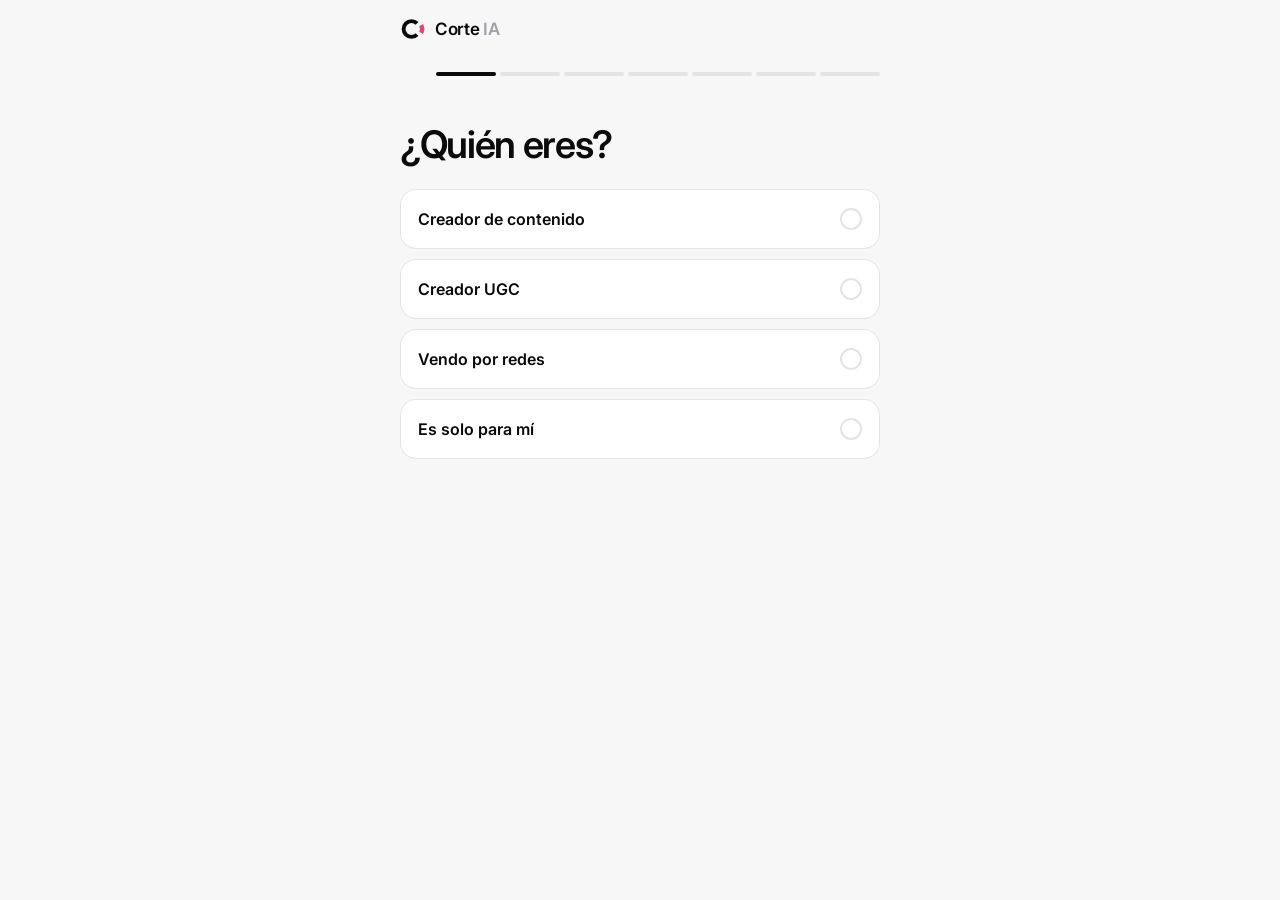
<file: empezar/index.html>
<!doctype html>
<html lang="es">
<head>
<meta charset="utf-8">
<meta name="viewport" content="width=device-width,initial-scale=1,viewport-fit=cover">
<title>Empieza · Corte IA</title>
<meta name="description" content="Calcula cuánto tiempo pasas editando y elige tu plan de Corte IA.">
<meta name="robots" content="noindex">
<meta name="theme-color" content="#F7F7F8">
<link rel="icon" href="/img/favicon.svg" type="image/svg+xml">
<link rel="icon" href="/img/icon.png">
<link rel="apple-touch-icon" href="/img/icon.png">
<link rel="preconnect" href="https://fonts.googleapis.com">
<link rel="preconnect" href="https://fonts.gstatic.com" crossorigin>
<link href="https://fonts.googleapis.com/css2?family=Inter:wght@400;500;600;700&display=swap" rel="stylesheet">
<link rel="stylesheet" href="/style.css">
<script src="/launch.js"></script>
<script src="/analytics.js"></script>
</head>
<body class="fn-body">
<svg width="0" height="0" style="position:absolute" aria-hidden="true">
  <symbol id="mark" viewBox="12 7 86 86"><path d="M72.98 27.02A32.5 32.5 0 1 0 72.98 72.98L63.79 63.79A19.5 19.5 0 1 1 63.79 36.21Z" fill="currentColor"/><path d="M88.15 33.75A32.5 32.5 0 0 1 88.15 66.25L75.56 58.98A18 18 0 0 0 75.56 41.02Z" fill="#E0457B"/></symbol>
</svg>

<div class="fn">
  <header class="fn-top">
    <a class="brand" href="/" aria-label="Corte IA, inicio"><svg class="mark" width="26" height="26" aria-hidden="true"><use href="#mark"/></svg><span>Corte <span class="ia">IA</span></span></a>
    <div class="fn-progress">
      <button type="button" class="fn-back" id="back" aria-label="Volver"><svg width="18" height="18" viewBox="0 0 24 24" fill="none" stroke="currentColor" stroke-width="2.4" stroke-linecap="round" stroke-linejoin="round" aria-hidden="true"><path d="m15 5-7 7 7 7"/></svg></button>
      <div class="fn-bars" id="bars" role="progressbar" aria-label="Progreso" aria-valuemin="1"></div>
    </div>
  </header>

  <main class="fn-main" id="main">
    <section class="fn-step" data-step="quien">
      <h1 tabindex="-1">¿Quién eres?</h1>
      <div class="fn-opts" role="group" aria-label="Quién eres">
        <button type="button" class="fn-opt" data-a="quien" data-v="creador">Creador de contenido</button>
        <button type="button" class="fn-opt" data-a="quien" data-v="ugc">Creador UGC</button>
        <button type="button" class="fn-opt" data-a="quien" data-v="negocio">Vendo por redes</button>
        <button type="button" class="fn-opt" data-a="quien" data-v="personal">Es solo para mí</button>
      </div>
    </section>

    <section class="fn-step" data-step="meta" hidden>
      <h1 tabindex="-1">¿Qué quieres lograr?</h1>
      <div class="fn-opts" role="group" aria-label="Qué quieres lograr">
        <button type="button" class="fn-opt" data-a="meta" data-v="publicar">Publicar más videos</button>
        <button type="button" class="fn-opt" data-a="meta" data-v="tiempo">Ahorrar tiempo</button>
        <button type="button" class="fn-opt" data-a="meta" data-v="libertad">Tener más libertad</button>
        <button type="button" class="fn-opt" data-a="meta" data-v="editor">Dejar de pagar un editor</button>
      </div>
    </section>

    <section class="fn-step" data-step="videos" hidden>
      <h1 tabindex="-1">¿Cuántos videos publicas?</h1>
      <div class="fn-slider card">
        <p class="fn-num"><b id="videos-v">4</b> <span id="videos-u">a la semana</span></p>
        <input type="range" id="videos" min="0" max="11" step="1" aria-label="Videos a la semana">
        <div class="fn-ends"><span>1 a la semana</span><span>10 o más al día</span></div>
      </div>
    </section>

    <section class="fn-step" data-step="minutos" hidden>
      <h1 tabindex="-1">¿Cuánto tardas editando?</h1>
      <div class="fn-slider card">
        <p class="fn-num"><b id="minutos-v">20</b> <span id="minutos-u">minutos por video</span></p>
        <input type="range" id="minutos" min="0" max="10" step="1" aria-label="Minutos de edición por video">
        <div class="fn-ends"><span>5 minutos</span><span>4 horas</span></div>
      </div>
    </section>

    <section class="fn-step" data-step="resultado" hidden>
      <h1 tabindex="-1">Pasas <span id="r-dia"></span> al día editando.</h1>
      <p class="fn-sub" id="r-base"></p>
      <div class="fn-result card">
        <span class="k">Al mes</span>
        <p><b id="r-mes"></b> <span>editando a mano</span></p>
      </div>
      <details class="fn-how">
        <summary>Cómo lo calculamos</summary>
        <p id="r-how"></p>
      </details>
    </section>

    <section class="fn-step" data-step="suma" hidden>
      <h1 tabindex="-1">Todo eso <span class="t">se acumula.</span></h1>
      <div class="fn-chart" id="chart"></div>
      <p class="fn-sub" id="r-year"></p>
    </section>

    <section class="fn-step fn-plans-step" data-step="planes" hidden>
      <h1 tabindex="-1">Elige tu plan</h1>
      <div class="seg-ctl small fn-period" role="group" aria-label="Periodo">
        <button type="button" data-period="m" aria-pressed="true">Mensual</button>
        <button type="button" data-period="y" aria-pressed="false">Anual <span class="save">Ahorra 33%</span></button>
      </div>
      <div class="plans" role="radiogroup" aria-label="Plan">
        <button type="button" class="plan" role="radio" data-plan="starter" aria-checked="false">
          <span class="radio"></span><span><span class="nm">Starter</span><br><span class="ed">100 ediciones al mes</span></span>
          <span class="pr"><span data-m="19.99" data-y="159.99">$19.99</span> <small class="per">/mes</small></span>
        </button>
        <button type="button" class="plan" role="radio" data-plan="pro" aria-checked="true">
          <span class="rec">Recomendado</span>
          <span class="radio"></span><span><span class="nm">Pro</span><br><span class="ed">300 ediciones al mes</span></span>
          <span class="pr"><span data-m="49.99" data-y="399.99">$49.99</span> <small class="per">/mes</small></span>
        </button>
        <button type="button" class="plan" role="radio" data-plan="ultimate" aria-checked="false">
          <span class="radio"></span><span><span class="nm">Ultimate</span><br><span class="ed">Ediciones ilimitadas</span></span>
          <span class="pr"><span data-m="89.99" data-y="719.99">$89.99</span> <small class="per">/mes</small></span>
        </button>
      </div>

      <details class="fn-code" id="code-box">
        <summary>¿Tienes un código?</summary>
        <label for="code">Código de creador o descuento</label>
        <div class="fn-code-row">
          <input id="code" autocomplete="off" autocapitalize="characters" spellcheck="false" maxlength="24" placeholder="TUCODIGO">
          <button type="button" id="code-go">Aplicar</button>
        </div>
        <p class="fn-code-msg" id="code-msg" role="status"></p>
      </details>

      <div class="incl">
        <p class="incl-h" id="incl-h">Pro incluye</p>
        <ul>
          <li><svg viewBox="0 0 24 24" fill="none" stroke="currentColor" stroke-width="3" stroke-linecap="round"><path d="m5 12 5 5 9-10"/></svg><span id="edits">300 ediciones con IA al mes</span></li>
          <li><svg viewBox="0 0 24 24" fill="none" stroke="currentColor" stroke-width="3" stroke-linecap="round"><path d="m5 12 5 5 9-10"/></svg>Cámara, editor manual y exportación</li>
          <li data-x="overlap"><svg viewBox="0 0 24 24" fill="none" stroke="currentColor" stroke-width="3" stroke-linecap="round"><path d="m5 12 5 5 9-10"/></svg>Audio superpuesto</li>
          <li data-x="batch"><svg viewBox="0 0 24 24" fill="none" stroke="currentColor" stroke-width="3" stroke-linecap="round"><path d="m5 12 5 5 9-10"/></svg>Ediciones en lote</li>
        </ul>
      </div>
      <p class="terms">Corte IA es para iPhone. Requiere iOS 17 o posterior. Una prueba gratis por persona. Se renueva automáticamente hasta que canceles escribiendo a <a href="mailto:soporte@usacorteia.com">soporte@usacorteia.com</a>. Precios en USD.<br><a href="/terminos/">Términos</a> · <a href="/privacidad/">Privacidad</a></p>
    </section>
  </main>

  <footer class="fn-foot" id="foot">
    <p class="terms" id="pay-terms" hidden></p>
    <button type="button" class="btn block" id="next">Siguiente</button>
  </footer>
</div>

<dialog id="checkout" class="ck" aria-labelledby="ck-h">
  <form method="dialog" id="ck-form" novalidate>
    <button type="button" class="ck-x" id="ck-close" aria-label="Cerrar">×</button>
    <h3 id="ck-h">Tu correo</h3>
    <p class="muted" id="ck-sub"></p>
    <label class="ck-field">Correo electrónico
      <input type="email" id="ck-email" name="email" autocomplete="email" inputmode="email" placeholder="tu@correo.com" required maxlength="200">
    </label>
    <p class="ck-err" id="ck-err" role="alert" hidden></p>
    <button class="btn" type="submit" id="ck-go">Continuar al pago</button>
    <p class="terms">Pagas con tarjeta en Stripe, de forma segura. Al continuar aceptas los <a href="/terminos/">Términos</a>.</p>
  </form>
</dialog>

<script>
(() => {
  const $ = (s, r = document) => r.querySelector(s), $$ = (s, r = document) => [...r.querySelectorAll(s)];
  const CHECKOUT = "https://mxhuhxxqdzuzfbypngqp.supabase.co/functions/v1/web-checkout";
  const STEPS = ["quien", "meta", "videos", "minutos", "resultado", "suma", "planes"];
  const VIDEOS = [1, 2, 3, 4, 5, 7, 10, 14, 21, 28, 42, 70];
  const MINUTES = [5, 10, 15, 20, 30, 45, 60, 90, 120, 180, 240];
  const PLANS = {
    starter: {name: "Starter", edits: "100 ediciones con IA al mes", overlap: false, batch: false, trial: false},
    pro: {name: "Pro", edits: "300 ediciones con IA al mes", overlap: true, batch: true, trial: true},
    ultimate: {name: "Ultimate", edits: "Ediciones con IA ilimitadas", overlap: true, batch: true, trial: false}
  };
  const ERR = {
    email: "Revisa tu correo, parece que tiene un error.",
    already_subscribed: "Este correo ya tiene un plan activo. Entra a la app con él para usarlo.",
    default: "No pudimos abrir el pago. Inténtalo de nuevo en un momento."
  };

  const saved = (() => { try { return JSON.parse(sessionStorage.getItem("ci_funnel") || "{}"); } catch { return {}; } })();
  const a = {quien: "", meta: "", videos: 3, minutos: 3, plan: "", period: "m", ...saved};
  const save = () => { try { sessionStorage.setItem("ci_funnel", JSON.stringify(a)); } catch { /* sin almacenamiento */ } };
  const startAt = new URLSearchParams(location.search).get("paso") === "planes" && a.minutos != null ? 6 : 0;
  let step = startAt;

  const still = matchMedia("(prefers-reduced-motion: reduce)").matches;
  const weekly = () => VIDEOS[a.videos] * MINUTES[a.minutos];
  const time = min => {
    if (min < 60) return Math.max(1, Math.round(min)) + " min";
    const h = min / 60;
    return (h < 10 ? Math.round(h * 10) / 10 : Math.round(h).toLocaleString("en-US")) + " h";
  };
  const hours = min => {
    const h = min / 60;
    const n = h < 10 ? Math.round(h * 10) / 10 : Math.round(h).toLocaleString("en-US");
    return n + (n === 1 ? " hora" : " horas");
  };
  const defaultPlan = () => VIDEOS[a.videos] * 52 / 12 > 300 ? "ultimate" : "pro";
  const answers = () => ({quien: a.quien, meta: a.meta, videos_semana: VIDEOS[a.videos], minutos_video: MINUTES[a.minutos]});

  $("#bars").setAttribute("aria-valuemax", STEPS.length);
  $("#bars").innerHTML = STEPS.map(() => "<i></i>").join("");

  function chart() {
    const w = weekly(), vals = [w / 7, w, w * 52 / 12, w * 52], names = ["Día", "Semana", "Mes", "Año"];
    const W = 340, H = 220, base = 170, top = 34, xs = [24, 120, 216, 312];
    const ys = vals.map(v => base - (base - top) * Math.pow(v / vals[3], .6));
    let d = `M${xs[0]} ${ys[0].toFixed(1)}`;
    for (let i = 1; i < 4; i++) { const m = (xs[i - 1] + xs[i]) / 2; d += ` C${m} ${ys[i - 1].toFixed(1)} ${m} ${ys[i].toFixed(1)} ${xs[i]} ${ys[i].toFixed(1)}`; }
    $("#chart").innerHTML = `<svg viewBox="0 0 ${W} ${H}" role="img" aria-label="Tiempo editando: ${vals.map((v, i) => names[i] + " " + time(v)).join(", ")}">
      <line x1="8" x2="${W - 8}" y1="${base}" y2="${base}" class="ax"/>
      <path d="${d} L${xs[3]} ${base} L${xs[0]} ${base} Z" class="area"/>
      <path d="${d}" class="ln" pathLength="1"/>
      ${vals.map((v, i) => `<circle cx="${xs[i]}" cy="${ys[i].toFixed(1)}" r="5" class="pt"/>
        <text x="${xs[i]}" y="${(ys[i] - 13).toFixed(1)}" text-anchor="${i === 3 ? "end" : "middle"}" class="val">${time(v)}</text>
        <text x="${xs[i]}" y="${base + 24}" text-anchor="${i === 3 ? "end" : "middle"}" class="nm">${names[i]}</text>`).join("")}
    </svg>`;
  }

  function sliders() {
    const v = VIDEOS[a.videos], m = MINUTES[a.minutos];
    $("#videos").value = a.videos; $("#minutos").value = a.minutos;
    const perDay = v >= 14;
    $("#videos-v").textContent = v === 70 ? "10+" : perDay ? v / 7 : v;
    $("#videos-u").textContent = perDay ? "al día" : "a la semana";
    $("#minutos-v").textContent = m >= 60 ? (m / 60) : m;
    $("#minutos-u").textContent = (m >= 60 ? (m === 60 ? "hora" : "horas") : "minutos") + " por video";
    [$("#videos"), $("#minutos")].forEach(el => el.style.setProperty("--p", (el.value / el.max * 100) + "%"));
  }

  function results() {
    const w = weekly(), v = VIDEOS[a.videos], m = MINUTES[a.minutos];
    const freq = v >= 14 ? `${v === 70 ? "10 o más" : v / 7} al día` : `${v} a la semana`;
    $("#r-dia").textContent = time(w / 7);
    $("#r-base").textContent = `Publicando ${freq} y editando ${time(m)} por video.`;
    $("#r-mes").textContent = hours(w * 52 / 12);
    $("#r-how").textContent = `${v} videos a la semana × ${m} minutos por video, durante 52 semanas al año.`;
    $("#r-year").textContent = `Son ${hours(w * 52)} al año editando a mano.`;
  }

  function plans() {
    if (!a.plan) a.plan = defaultPlan();
    const p = PLANS[a.plan], y = a.period === "y";
    $$(".plan").forEach(b => b.setAttribute("aria-checked", b.dataset.plan === a.plan));
    $$("[data-period]").forEach(b => b.setAttribute("aria-pressed", b.dataset.period === a.period));
    $$(".plan .pr > span").forEach(s => s.textContent = "$" + s.dataset[a.period]);
    $$(".plan .per").forEach(s => s.textContent = y ? "/año" : "/mes");
    $("#incl-h").textContent = p.name + " incluye";
    $("#edits").textContent = p.edits;
    $$(".incl li[data-x]").forEach(li => li.classList.toggle("off", !p[li.dataset.x]));
    const price = $(`.plan[data-plan="${a.plan}"] .pr > span`).dataset[a.period];
    const when = new Date(Date.now() + 3 * 864e5).toLocaleDateString("es", {day: "numeric", month: "long"});
    $("#pay-terms").innerHTML = p.trial
      ? `<b>$0 hoy.</b> Luego $${price} ${y ? "al año" : "al mes"} desde el ${when} si no cancelas.`
      : `$${price} ${y ? "al año" : "al mes"}. Se renueva automáticamente.`;
  }

  function cta() {
    const n = $("#next"), s = STEPS[step];
    const choice = s === "quien" || s === "meta";
    $("#foot").classList.toggle("hide", choice);
    $("#pay-terms").hidden = s !== "planes";
    n.disabled = false;
    if (s === "resultado") n.textContent = "Ver mi año";
    else if (s === "suma") n.textContent = "Elegir mi plan";
    else if (s === "planes") {
      if (!window.APP_RELEASED) { n.textContent = "Muy pronto en App Store"; n.disabled = true; }
      else n.textContent = PLANS[a.plan].trial ? "Empezar 3 días gratis" : "Continuar con " + PLANS[a.plan].name;
    } else n.textContent = "Siguiente";
  }

  function show(i, push = true) {
    step = Math.max(0, Math.min(STEPS.length - 1, i));
    const s = STEPS[step];
    $$(".fn-step").forEach(el => { el.hidden = el.dataset.step !== s; });
    $$("#bars i").forEach((b, k) => b.classList.toggle("on", k <= step));
    $("#bars").setAttribute("aria-valuenow", step + 1);
    $("#back").style.visibility = step ? "visible" : "hidden";
    $$(".fn-opt").forEach(b => b.setAttribute("aria-pressed", a[b.dataset.a] === b.dataset.v));
    sliders();
    if (s === "resultado" || s === "suma") results();
    if (s === "suma") chart();
    if (s === "planes") plans();
    cta();
    scrollTo(0, 0);
    $(`.fn-step[data-step="${s}"] h1`).focus({preventScroll: true});
    if (push) history.pushState({step}, "");
    CI.track("web_funnel_step", {step: s, step_index: step + 1, ...answers()});
    if (s === "planes") CI.track("web_paywall_view", {default_plan: a.plan, ...answers()});
    save();
  }

  $$(".fn-opt").forEach(b => b.addEventListener("click", () => {
    a[b.dataset.a] = b.dataset.v;
    $$(`.fn-opt[data-a="${b.dataset.a}"]`).forEach(o => o.setAttribute("aria-pressed", o === b));
    save();
    setTimeout(() => show(step + 1), still ? 0 : 220);
  }));
  ["videos", "minutos"].forEach(k => $("#" + k).addEventListener("input", e => {
    a[k] = +e.target.value;
    a.plan = "";
    sliders();
    save();
  }));
  $("#back").addEventListener("click", () => history.back());
  addEventListener("popstate", e => show(e.state && Number.isInteger(e.state.step) ? e.state.step : 0, false));

  $$(".plan").forEach(b => b.addEventListener("click", () => {
    a.plan = b.dataset.plan; plans(); cta(); save();
    CI.track("web_plan_selected", {plan: a.plan, period: a.period});
  }));
  $$("[data-period]").forEach(b => b.addEventListener("click", () => {
    a.period = b.dataset.period; plans(); cta(); save();
    CI.track("web_period_selected", {plan: a.plan, period: a.period});
  }));

  // Código de creador: viene en ?ref= o se escribe aquí. Stripe decide si además trae descuento.
  const known = CI.ref();
  if (known) { $("#code").value = known; $("#code-box").open = true; $("#code-msg").textContent = `Código ${known} guardado. Si trae descuento, lo verás al pagar.`; }
  function applyCode() {
    const c = CI.setRef($("#code").value);
    $("#code").value = c;
    $("#code-msg").textContent = c ? `Código ${c} guardado. Si trae descuento, lo verás al pagar.` : "Escribe un código válido.";
    if (c) CI.track("web_code_applied");
  }
  $("#code-go").addEventListener("click", applyCode);
  $("#code").addEventListener("keydown", e => { if (e.key === "Enter") { e.preventDefault(); applyCode(); } });

  const dlg = $("#checkout"), form = $("#ck-form"), email = $("#ck-email"), err = $("#ck-err"), go = $("#ck-go");
  $("#next").addEventListener("click", () => {
    if (STEPS[step] !== "planes") return show(step + 1);
    if (!window.APP_RELEASED) return;
    err.hidden = true;
    $("#ck-sub").textContent = `Plan ${PLANS[a.plan].name} ${a.period === "m" ? "mensual" : "anual"}. Con este correo vas a entrar a la app; ahí se activa tu plan.`;
    CI.track("web_checkout_open", {plan: a.plan, period: a.period});
    dlg.showModal();
    email.focus();
  });
  $("#ck-close").addEventListener("click", () => dlg.close());
  dlg.addEventListener("click", e => { if (e.target === dlg) dlg.close(); });
  form.addEventListener("submit", async e => {
    e.preventDefault();
    if (!window.APP_RELEASED) return;
    const value = email.value.trim();
    if (!/^[^\s@]+@[^\s@]+\.[^\s@]{2,}$/.test(value)) { err.textContent = ERR.email; err.hidden = false; return; }
    go.disabled = true; go.textContent = "Abriendo el pago…"; err.hidden = true;
    try {
      const r = await fetch(CHECKOUT, {method: "POST", headers: {"content-type": "application/json"},
        body: JSON.stringify({plan: a.plan, period: a.period === "m" ? "monthly" : "yearly", email: value, ref: CI.ref(), anon_id: CI.id(), from: "empezar"})});
      const j = await r.json().catch(() => ({}));
      if (r.ok && j.url) { CI.track("web_checkout_redirect", {plan: a.plan, period: a.period}); location.href = j.url; return; }
      CI.track("web_checkout_error", {code: ERR[j.error] ? j.error : "default"});
      err.textContent = ERR[j.error] || ERR.default; err.hidden = false;
    } catch { CI.track("web_checkout_error", {code: "network"}); err.textContent = ERR.default; err.hidden = false; }
    go.disabled = false; go.textContent = "Continuar al pago";
  });

  history.replaceState({step}, "");
  show(step, false);
})();
</script>
</body>
</html>
</file>
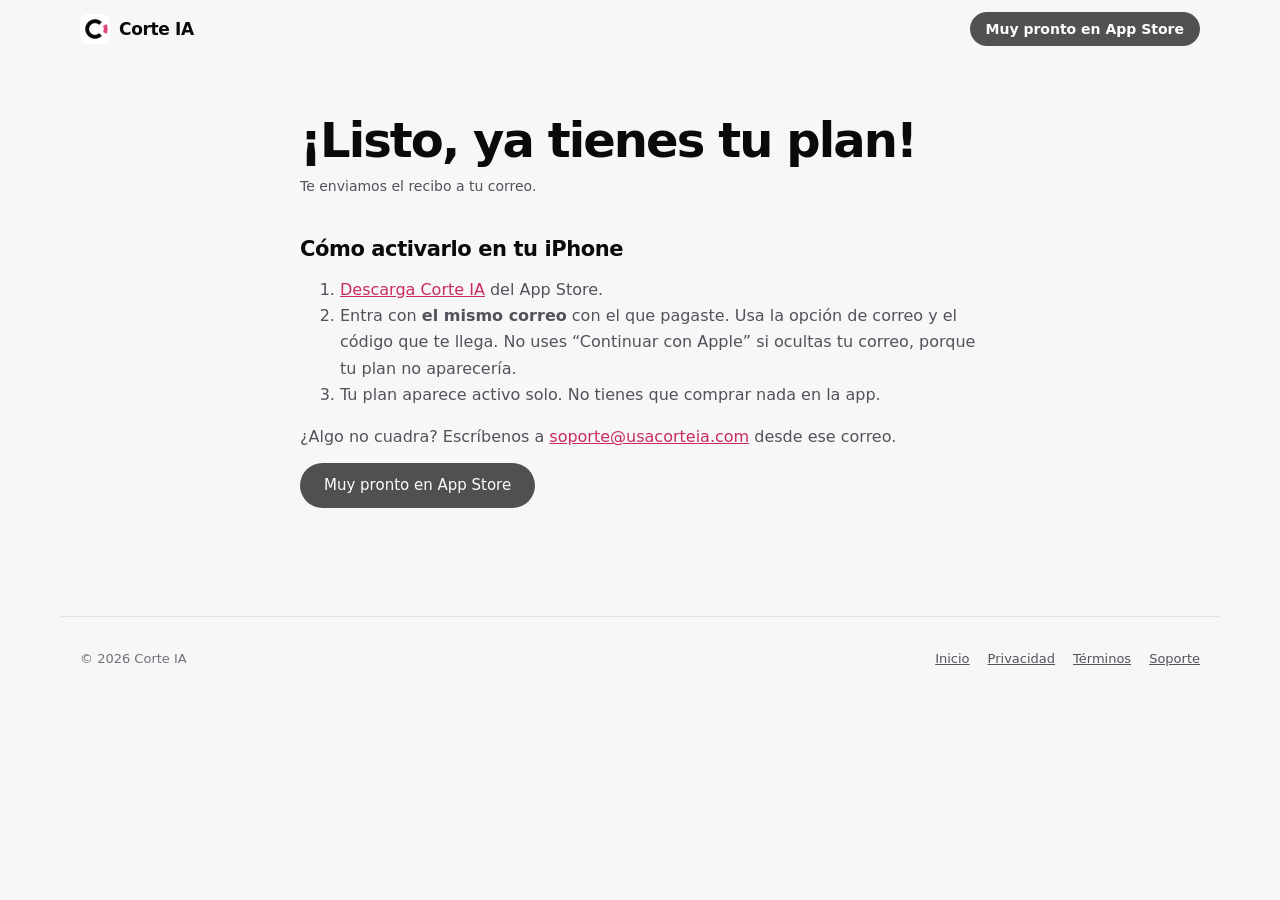
<file: gracias/index.html>
<!doctype html><html lang="es"><head><meta charset="utf-8"><meta name="viewport" content="width=device-width,initial-scale=1">
<title>¡Listo! · Corte IA</title><meta name="robots" content="noindex"><link rel="icon" href="/img/favicon.svg" type="image/svg+xml"><link rel="icon" href="/img/icon.png"><link rel="stylesheet" href="/style.css"><script src="/launch.js"></script><script src="/analytics.js"></script><script>CI.track("web_checkout_return")</script>
</head><body>
<div class="nav"><div class="nav-in"><a class="brand" href="/" aria-label="Corte IA, inicio"><img src="/img/icon.png" alt="" width="30" height="30"><span>Corte IA</span></a><a class="btn sm" href="https://apps.apple.com/app/id6836969545">Descargar</a></div></div>
<main class="legal">
<h1>¡Listo, ya tienes tu plan!</h1>
<p class="muted">Te enviamos el recibo a tu correo.</p>
<h2>Cómo activarlo en tu iPhone</h2>
<ol>
<li><a href="https://apps.apple.com/app/id6836969545">Descarga Corte IA</a> del App Store.</li>
<li>Entra con <b>el mismo correo</b> con el que pagaste. Usa la opción de correo y el código que te llega. No uses “Continuar con Apple” si ocultas tu correo, porque tu plan no aparecería.</li>
<li>Tu plan aparece activo solo. No tienes que comprar nada en la app.</li>
</ol>
<p>¿Algo no cuadra? Escríbenos a <a href="mailto:soporte@usacorteia.com">soporte@usacorteia.com</a> desde ese correo.</p>
<p><a class="btn" href="https://apps.apple.com/app/id6836969545">Descargar Corte IA</a></p>
</main>
<footer><div class="wrap foot"><span>© 2026 Corte IA</span><nav aria-label="Legal"><a href="/">Inicio</a><a href="/privacidad/">Privacidad</a><a href="/terminos/">Términos</a><a href="mailto:soporte@usacorteia.com">Soporte</a></nav></div></footer>
</body></html>
</file>
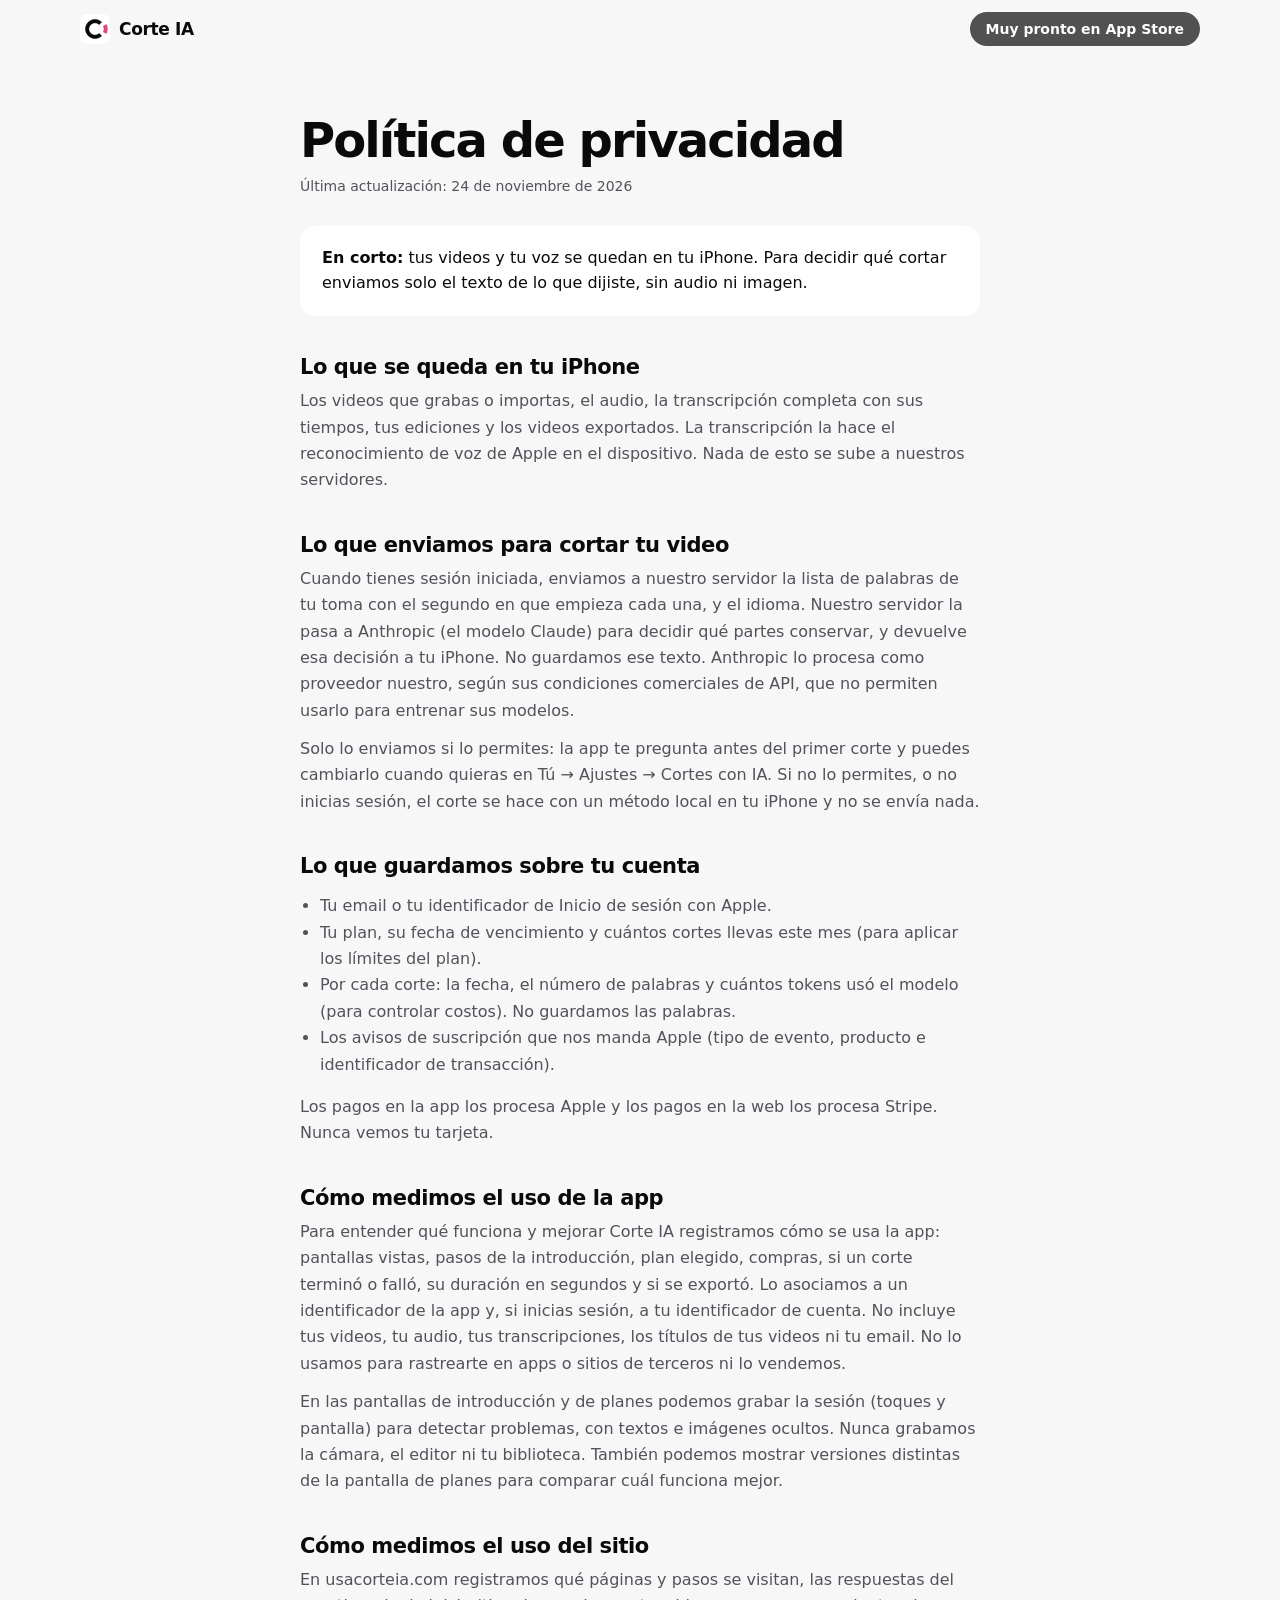
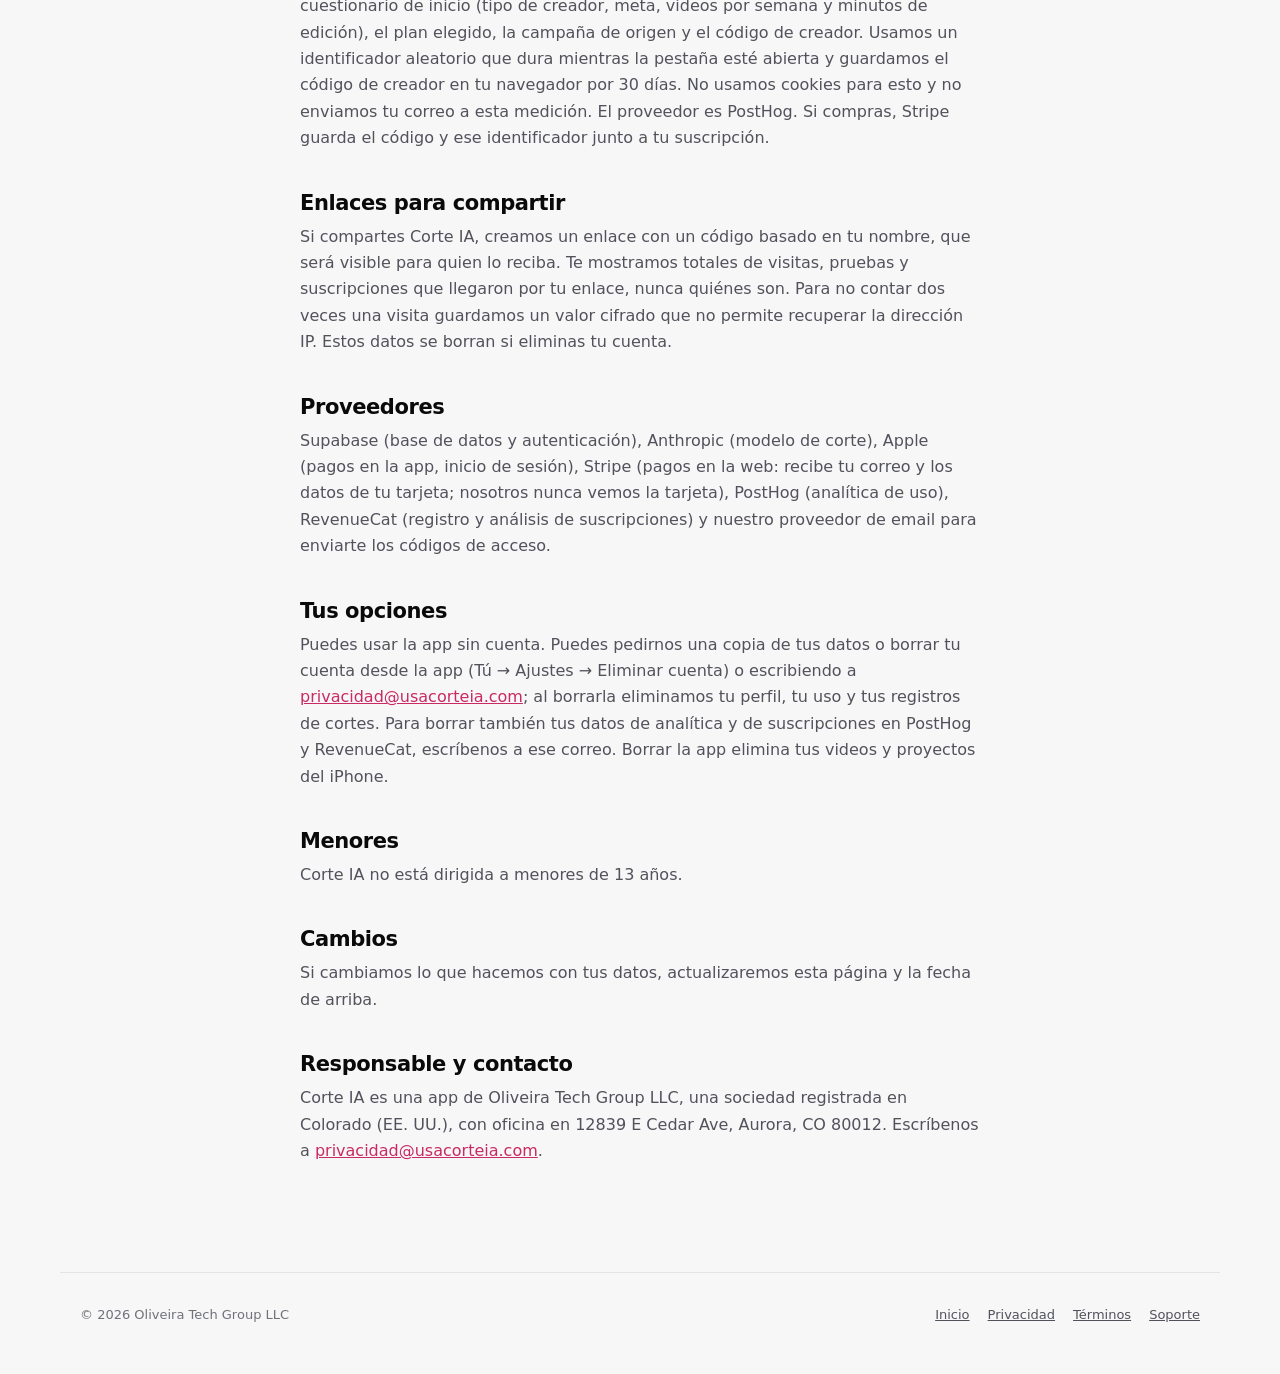
<file: privacidad/index.html>
<!doctype html><html lang="es"><head><meta charset="utf-8"><meta name="viewport" content="width=device-width,initial-scale=1">
<title>Privacidad · Corte IA</title><link rel="icon" href="/img/favicon.svg" type="image/svg+xml"><link rel="icon" href="/img/icon.png"><link rel="stylesheet" href="/style.css"><script src="/launch.js"></script>
</head><body>
<div class="nav"><div class="nav-in"><a class="brand" href="/" aria-label="Corte IA, inicio"><img src="/img/icon.png" alt="" width="30" height="30"><span>Corte IA</span></a><a class="btn sm" href="https://apps.apple.com/app/id6836969545">Descargar</a></div></div>
<main class="legal">
<h1>Política de privacidad</h1><p class="muted">Última actualización: 24 de noviembre de 2026</p>

<div class="card"><strong>En corto:</strong> tus videos y tu voz se quedan en tu iPhone. Para decidir qué cortar enviamos solo el texto de lo que dijiste, sin audio ni imagen.</div>

<h2>Lo que se queda en tu iPhone</h2>
<p>Los videos que grabas o importas, el audio, la transcripción completa con sus tiempos, tus ediciones y los videos exportados. La transcripción la hace el reconocimiento de voz de Apple en el dispositivo. Nada de esto se sube a nuestros servidores.</p>

<h2>Lo que enviamos para cortar tu video</h2>
<p>Cuando tienes sesión iniciada, enviamos a nuestro servidor la lista de palabras de tu toma con el segundo en que empieza cada una, y el idioma. Nuestro servidor la pasa a Anthropic (el modelo Claude) para decidir qué partes conservar, y devuelve esa decisión a tu iPhone. No guardamos ese texto. Anthropic lo procesa como proveedor nuestro, según sus condiciones comerciales de API, que no permiten usarlo para entrenar sus modelos.</p>
<p>Solo lo enviamos si lo permites: la app te pregunta antes del primer corte y puedes cambiarlo cuando quieras en Tú → Ajustes → Cortes con IA. Si no lo permites, o no inicias sesión, el corte se hace con un método local en tu iPhone y no se envía nada.</p>

<h2>Lo que guardamos sobre tu cuenta</h2>
<ul>
<li>Tu email o tu identificador de Inicio de sesión con Apple.</li>
<li>Tu plan, su fecha de vencimiento y cuántos cortes llevas este mes (para aplicar los límites del plan).</li>
<li>Por cada corte: la fecha, el número de palabras y cuántos tokens usó el modelo (para controlar costos). No guardamos las palabras.</li>
<li>Los avisos de suscripción que nos manda Apple (tipo de evento, producto e identificador de transacción).</li>
</ul>
<p>Los pagos en la app los procesa Apple y los pagos en la web los procesa Stripe. Nunca vemos tu tarjeta.</p>

<h2>Cómo medimos el uso de la app</h2>
<p>Para entender qué funciona y mejorar Corte IA registramos cómo se usa la app: pantallas vistas, pasos de la introducción, plan elegido, compras, si un corte terminó o falló, su duración en segundos y si se exportó. Lo asociamos a un identificador de la app y, si inicias sesión, a tu identificador de cuenta. No incluye tus videos, tu audio, tus transcripciones, los títulos de tus videos ni tu email. No lo usamos para rastrearte en apps o sitios de terceros ni lo vendemos.</p>
<p>En las pantallas de introducción y de planes podemos grabar la sesión (toques y pantalla) para detectar problemas, con textos e imágenes ocultos. Nunca grabamos la cámara, el editor ni tu biblioteca. También podemos mostrar versiones distintas de la pantalla de planes para comparar cuál funciona mejor.</p>

<h2>Cómo medimos el uso del sitio</h2>
<p>En usacorteia.com registramos qué páginas y pasos se visitan, las respuestas del cuestionario de inicio (tipo de creador, meta, videos por semana y minutos de edición), el plan elegido, la campaña de origen y el código de creador. Usamos un identificador aleatorio que dura mientras la pestaña esté abierta y guardamos el código de creador en tu navegador por 30 días. No usamos cookies para esto y no enviamos tu correo a esta medición. El proveedor es PostHog. Si compras, Stripe guarda el código y ese identificador junto a tu suscripción.</p>

<h2>Enlaces para compartir</h2>
<p>Si compartes Corte IA, creamos un enlace con un código basado en tu nombre, que será visible para quien lo reciba. Te mostramos totales de visitas, pruebas y suscripciones que llegaron por tu enlace, nunca quiénes son. Para no contar dos veces una visita guardamos un valor cifrado que no permite recuperar la dirección IP. Estos datos se borran si eliminas tu cuenta.</p>

<h2>Proveedores</h2>
<p>Supabase (base de datos y autenticación), Anthropic (modelo de corte), Apple (pagos en la app, inicio de sesión), Stripe (pagos en la web: recibe tu correo y los datos de tu tarjeta; nosotros nunca vemos la tarjeta), PostHog (analítica de uso), RevenueCat (registro y análisis de suscripciones) y nuestro proveedor de email para enviarte los códigos de acceso.</p>

<h2>Tus opciones</h2>
<p>Puedes usar la app sin cuenta. Puedes pedirnos una copia de tus datos o borrar tu cuenta desde la app (Tú → Ajustes → Eliminar cuenta) o escribiendo a <a href="mailto:privacidad@usacorteia.com">privacidad@usacorteia.com</a>; al borrarla eliminamos tu perfil, tu uso y tus registros de cortes. Para borrar también tus datos de analítica y de suscripciones en PostHog y RevenueCat, escríbenos a ese correo. Borrar la app elimina tus videos y proyectos del iPhone.</p>

<h2>Menores</h2><p>Corte IA no está dirigida a menores de 13 años.</p>
<h2>Cambios</h2><p>Si cambiamos lo que hacemos con tus datos, actualizaremos esta página y la fecha de arriba.</p>
<h2>Responsable y contacto</h2><p>Corte IA es una app de Oliveira Tech Group LLC, una sociedad registrada en Colorado (EE. UU.), con oficina en 12839 E Cedar Ave, Aurora, CO 80012. Escríbenos a <a href="mailto:privacidad@usacorteia.com">privacidad@usacorteia.com</a>.</p>
</main>
<footer><div class="wrap foot"><span>© 2026 Oliveira Tech Group LLC</span><nav aria-label="Legal"><a href="/">Inicio</a><a href="/privacidad/">Privacidad</a><a href="/terminos/">Términos</a><a href="mailto:soporte@usacorteia.com">Soporte</a></nav></div></footer>
</body></html>
</file>
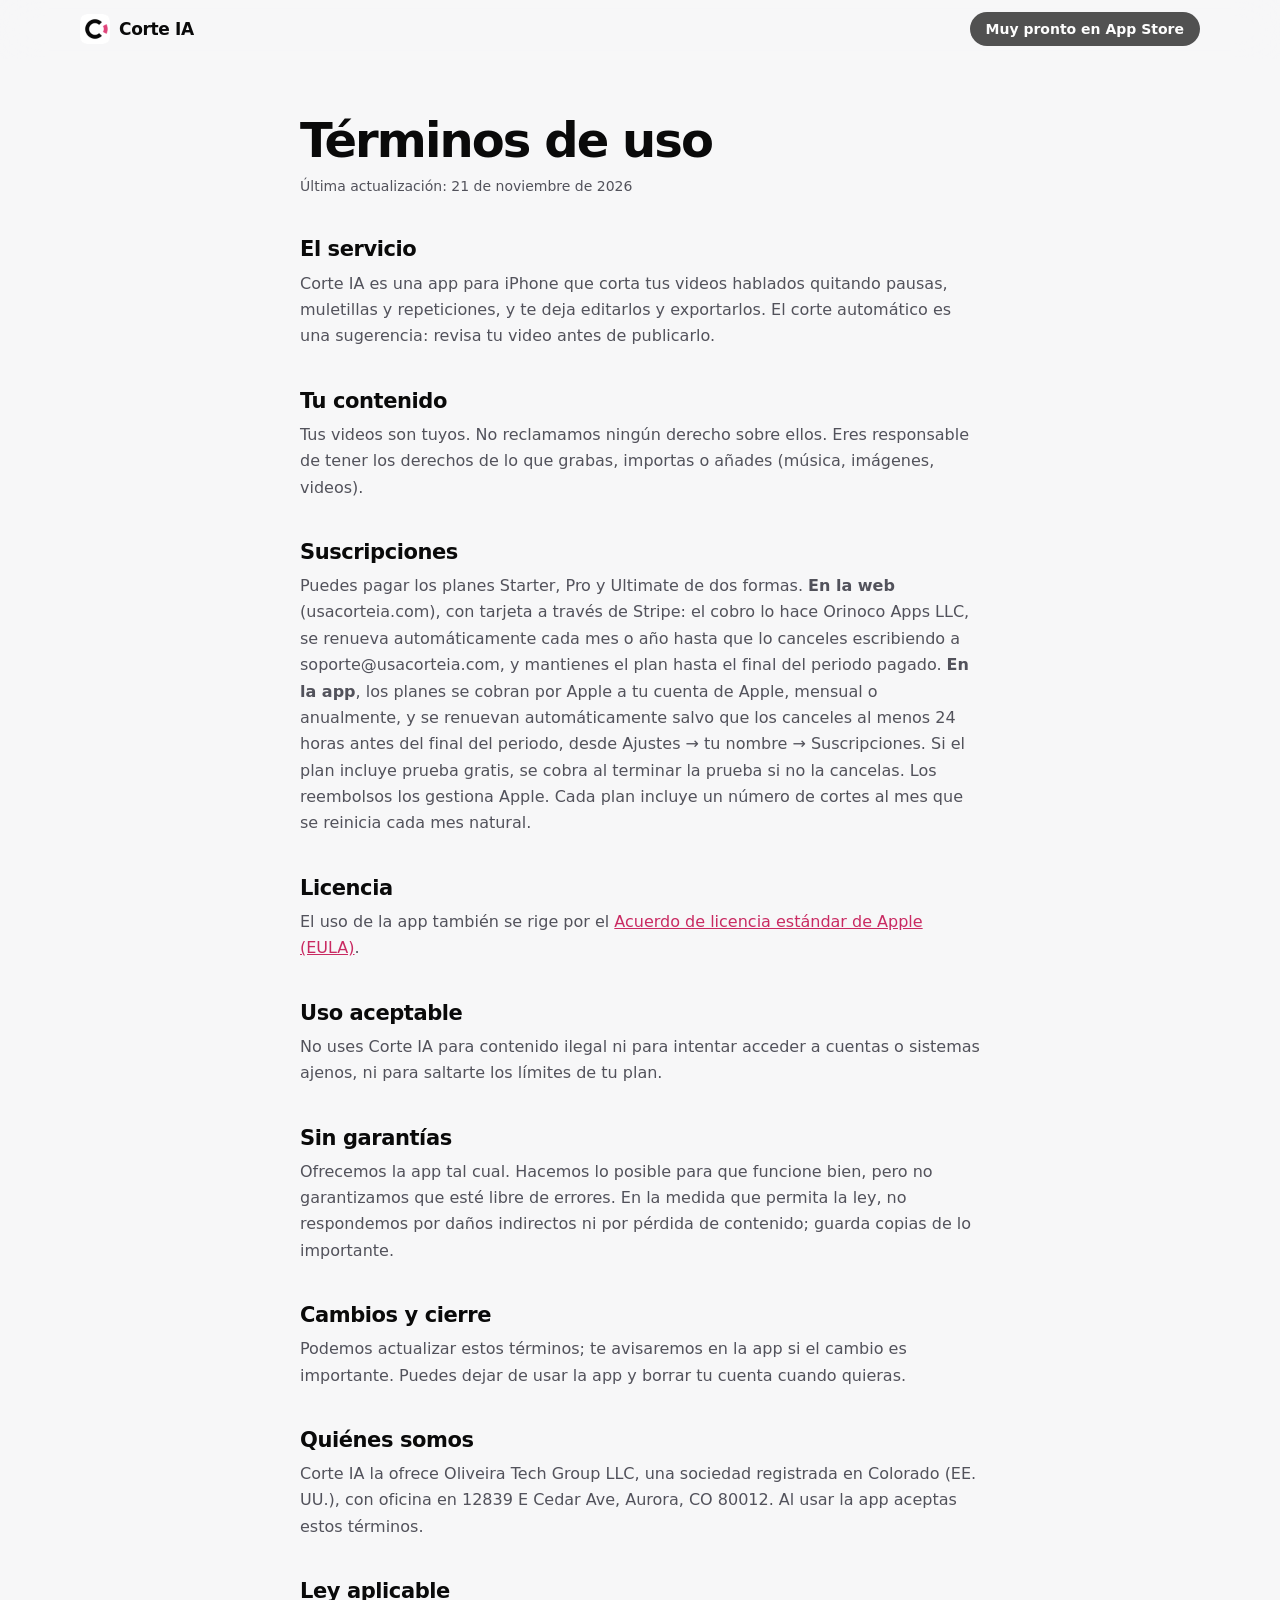
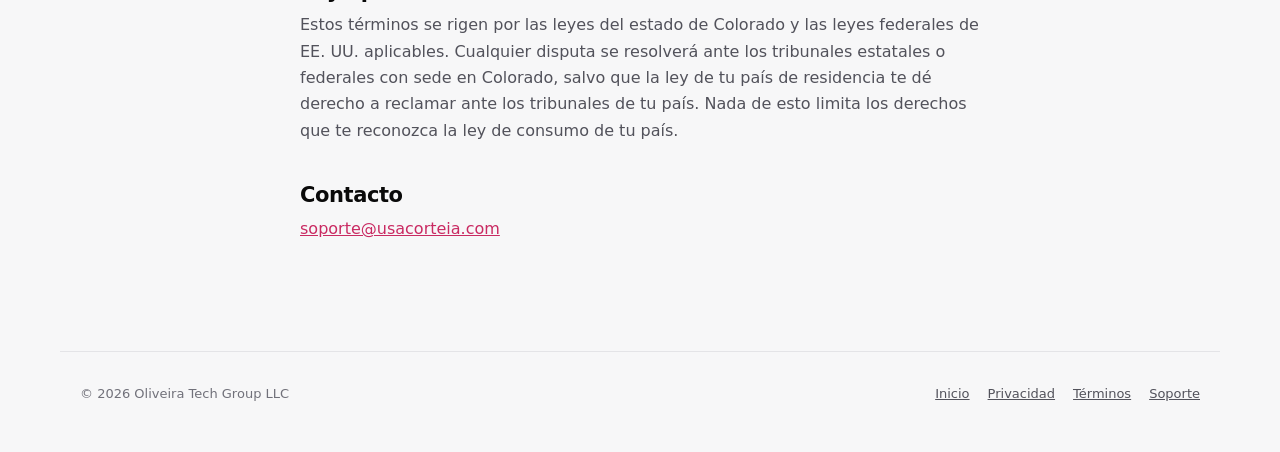
<file: terminos/index.html>
<!doctype html><html lang="es"><head><meta charset="utf-8"><meta name="viewport" content="width=device-width,initial-scale=1">
<title>Términos · Corte IA</title><link rel="icon" href="/img/favicon.svg" type="image/svg+xml"><link rel="icon" href="/img/icon.png"><link rel="stylesheet" href="/style.css"><script src="/launch.js"></script>
</head><body>
<div class="nav"><div class="nav-in"><a class="brand" href="/" aria-label="Corte IA, inicio"><img src="/img/icon.png" alt="" width="30" height="30"><span>Corte IA</span></a><a class="btn sm" href="https://apps.apple.com/app/id6836969545">Descargar</a></div></div>
<main class="legal">
<h1>Términos de uso</h1><p class="muted">Última actualización: 21 de noviembre de 2026</p>
<h2>El servicio</h2><p>Corte IA es una app para iPhone que corta tus videos hablados quitando pausas, muletillas y repeticiones, y te deja editarlos y exportarlos. El corte automático es una sugerencia: revisa tu video antes de publicarlo.</p>
<h2>Tu contenido</h2><p>Tus videos son tuyos. No reclamamos ningún derecho sobre ellos. Eres responsable de tener los derechos de lo que grabas, importas o añades (música, imágenes, videos).</p>
<h2>Suscripciones</h2><p>Puedes pagar los planes Starter, Pro y Ultimate de dos formas. <b>En la web</b> (usacorteia.com), con tarjeta a través de Stripe: el cobro lo hace Orinoco Apps LLC, se renueva automáticamente cada mes o año hasta que lo canceles escribiendo a soporte@usacorteia.com, y mantienes el plan hasta el final del periodo pagado. <b>En la app</b>, los planes se cobran por Apple a tu cuenta de Apple, mensual o anualmente, y se renuevan automáticamente salvo que los canceles al menos 24 horas antes del final del periodo, desde Ajustes → tu nombre → Suscripciones. Si el plan incluye prueba gratis, se cobra al terminar la prueba si no la cancelas. Los reembolsos los gestiona Apple. Cada plan incluye un número de cortes al mes que se reinicia cada mes natural.</p>
<h2>Licencia</h2><p>El uso de la app también se rige por el <a href="https://www.apple.com/legal/internet-services/itunes/dev/stdeula/">Acuerdo de licencia estándar de Apple (EULA)</a>.</p>
<h2>Uso aceptable</h2><p>No uses Corte IA para contenido ilegal ni para intentar acceder a cuentas o sistemas ajenos, ni para saltarte los límites de tu plan.</p>
<h2>Sin garantías</h2><p>Ofrecemos la app tal cual. Hacemos lo posible para que funcione bien, pero no garantizamos que esté libre de errores. En la medida que permita la ley, no respondemos por daños indirectos ni por pérdida de contenido; guarda copias de lo importante.</p>
<h2>Cambios y cierre</h2><p>Podemos actualizar estos términos; te avisaremos en la app si el cambio es importante. Puedes dejar de usar la app y borrar tu cuenta cuando quieras.</p>
<h2>Quiénes somos</h2><p>Corte IA la ofrece Oliveira Tech Group LLC, una sociedad registrada en Colorado (EE. UU.), con oficina en 12839 E Cedar Ave, Aurora, CO 80012. Al usar la app aceptas estos términos.</p>
<h2>Ley aplicable</h2><p>Estos términos se rigen por las leyes del estado de Colorado y las leyes federales de EE. UU. aplicables. Cualquier disputa se resolverá ante los tribunales estatales o federales con sede en Colorado, salvo que la ley de tu país de residencia te dé derecho a reclamar ante los tribunales de tu país. Nada de esto limita los derechos que te reconozca la ley de consumo de tu país.</p>
<h2>Contacto</h2><p><a href="mailto:soporte@usacorteia.com">soporte@usacorteia.com</a></p>
</main>
<footer><div class="wrap foot"><span>© 2026 Oliveira Tech Group LLC</span><nav aria-label="Legal"><a href="/">Inicio</a><a href="/privacidad/">Privacidad</a><a href="/terminos/">Términos</a><a href="mailto:soporte@usacorteia.com">Soporte</a></nav></div></footer>
</body></html>
</file>
<file: style.css>
/* Corte IA · sitio. Diseño v3 · luma (el mismo de la app): Inter, fondo gris claro, cards blancas planas,
   botones negros, rosa solo para acentos. Siempre en claro. */
:root{color-scheme:light;
  --bg:#F7F7F8;--card:#FFFFFF;--fill:#EEEEF0;--line:#E4E4E7;--line-soft:#F0F0F2;
  --ink:#0A0A0A;--ink2:#52525B;--muted:#71717A;--tint:#8A8A93;--faint:#A1A1AA;
  --accent:#D6336C;--accent-text:#C92A62;--accent-pressed:#A3195B;--brand:#E0457B;
  --r-xl:32px;--r-lg:24px;--r-md:16px;--r-sm:12px;
  --font:"Inter",-apple-system,BlinkMacSystemFont,"SF Pro Text",system-ui,"Segoe UI",Roboto,sans-serif;
  --ease:cubic-bezier(.2,.8,.2,1);
}
*{box-sizing:border-box}
html{scroll-behavior:smooth;-webkit-text-size-adjust:100%;overflow-x:clip;scroll-padding-top:84px}
body{margin:0;background:var(--bg);color:var(--ink);font:16px/1.55 var(--font);-webkit-font-smoothing:antialiased;font-feature-settings:"cv11","ss01"}
a{color:inherit}
img{display:block;max-width:100%}
h1,h2,h3,h4{margin:0;font-weight:600;letter-spacing:-.03em;line-height:1.05;text-wrap:balance}
p{margin:0}
.t{color:var(--tint)}                    /* segunda parte gris de los títulos (3.2:1, solo títulos grandes) */
.wrap{max-width:1160px;margin:0 auto;padding:0 20px}
.pink{color:var(--accent-text)}
.muted{color:var(--muted)}
.center{text-align:center}
section{padding:112px 0}
:focus-visible{outline:2px solid var(--accent);outline-offset:3px;border-radius:8px}

/* Encabezados de sección */
.eyebrow{font-size:13px;font-weight:600;letter-spacing:0;color:var(--accent-text);margin-bottom:14px}
.sec-head{max-width:720px;margin:0 auto 56px;text-align:center}
.sec-head h2,.price-copy h2,.faq-head h2{font-size:clamp(36px,5vw,56px);letter-spacing:-.04em}
.price-copy h2,.faq-head h2{font-size:clamp(36px,4vw,52px)}
.sec-head p:not(.eyebrow){margin:18px auto 0;color:var(--ink2);font-size:18px;max-width:540px}

/* Nav */
.nav{position:sticky;top:0;z-index:30;background:rgba(247,247,248,.8);backdrop-filter:saturate(180%) blur(20px);-webkit-backdrop-filter:saturate(180%) blur(20px);border-bottom:1px solid transparent;transition:border-color .2s}
.nav.scrolled{border-bottom-color:var(--line)}
.nav-in{max-width:1160px;margin:0 auto;padding:12px 20px;display:flex;align-items:center;justify-content:space-between;gap:12px}
.brand{display:flex;align-items:center;gap:9px;font-weight:600;font-size:17px;letter-spacing:-.02em;text-decoration:none;color:var(--ink)}
.brand .mark{color:var(--ink);flex-shrink:0}
.brand .ia{color:var(--faint)}
.brand img{width:30px;height:30px;border-radius:7px;background:#fff;box-shadow:inset 0 0 0 1px rgba(10,10,10,.08)}
.links{display:flex;gap:2px}
.links a{text-decoration:none;font-size:14px;font-weight:500;padding:8px 14px;border-radius:999px;color:var(--ink2);transition:background .2s,color .2s}
.links a:hover{background:var(--fill);color:var(--ink)}

/* Botones */
.btn{display:inline-flex;align-items:center;justify-content:center;gap:8px;border:0;cursor:pointer;text-decoration:none;font:600 15px/1 var(--font);padding:15px 24px;border-radius:999px;background:var(--ink);color:#fff;transition:background .2s,transform .15s var(--ease)}
.btn:hover{background:#2C2C2E}
.btn:active{transform:scale(.97)}
.btn.sm{padding:10px 16px;font-size:14px}
.btn.lg{padding:18px 28px;font-size:16px}
.btn.block{display:flex;width:100%;height:56px;padding:0}
.btn.light{background:#fff;color:var(--ink)}
.btn.light:hover{background:#F0F0F2}
.txt{display:inline-flex;align-items:center;gap:6px;font-weight:600;font-size:15px;color:var(--ink);text-decoration:none;padding:12px 4px}
.txt:hover{color:var(--accent-text)}

/* Cards */
.card{background:var(--card);border-radius:var(--r-lg)}

/* Hero */
.hero{display:grid;grid-template-columns:1.1fr .9fr;gap:40px;align-items:center;padding-top:72px;padding-bottom:40px;min-height:min(820px,calc(100svh - 60px))}
.pill{display:inline-flex;align-items:center;gap:8px;font-size:13px;font-weight:500;color:var(--ink2);background:var(--card);padding:7px 14px 7px 10px;border-radius:999px;box-shadow:inset 0 0 0 1px var(--line-soft)}
.pill svg{color:var(--ink)}
.hero h1{font-size:clamp(44px,6.6vw,84px);letter-spacing:-.045em;line-height:.98;margin:26px 0 0;max-width:12ch}
.hero .lead{margin-top:24px;font-size:19px;line-height:1.5;color:var(--ink2);max-width:30em}
.cta-row{display:flex;align-items:center;gap:20px;flex-wrap:wrap;margin-top:34px}
.hero .fine{margin-top:18px;font-size:13px;color:var(--muted)}
.hero-art{position:relative;display:flex;justify-content:center;align-items:center;min-height:620px}
.hero-art .glow{position:absolute;width:min(560px,100%);aspect-ratio:1;border-radius:50%;background:radial-gradient(closest-side,rgba(214,51,108,.18),rgba(214,51,108,0));top:50%;left:50%;transform:translate(-50%,-50%)}
.hero-art .iphone{width:300px;position:relative}
.chip-dark{position:absolute;left:4%;bottom:14%;display:flex;flex-direction:column;gap:2px;padding:16px 20px;border-radius:20px;background:var(--ink);color:#fff;box-shadow:0 20px 40px -16px rgba(10,10,10,.45);overflow:hidden;isolation:isolate}
.chip-dark::before{content:"";position:absolute;z-index:-1;right:-60px;top:-70px;width:170px;height:170px;border-radius:50%;background:radial-gradient(closest-side,rgba(214,51,108,.65),rgba(214,51,108,0))}
.chip-dark .k{font-size:12px;font-weight:500;color:rgba(255,255,255,.64)}
.chip-dark .v{font-size:26px;font-weight:700;letter-spacing:-.03em;font-variant-numeric:tabular-nums}
.chip-dark s{color:rgba(255,255,255,.45);font-weight:500;text-decoration-thickness:2px}

/* iPhone */
.iphone{position:relative;border-radius:52px;padding:10px;background:#0A0A0A;box-shadow:0 1px 0 rgba(255,255,255,.1) inset,0 40px 80px -30px rgba(10,10,10,.35)}
.iphone img,.iphone .vslot{border-radius:42px;overflow:hidden;width:100%;height:auto;aspect-ratio:460/1000;object-fit:cover;background:var(--bg)}
.iphone.sm{width:236px;border-radius:42px;padding:8px}
.iphone.sm img,.iphone.sm .vslot{border-radius:34px}

/* Antes / después */
.ba{display:grid;grid-template-columns:1fr auto 1fr;gap:20px;align-items:center;max-width:860px;margin:0 auto}
.ba figure{margin:0;padding:12px;display:flex;flex-direction:column;gap:12px}
.ba figcaption{display:flex;justify-content:center;padding-top:4px}
.tag{font-size:12px;font-weight:600;padding:6px 12px;border-radius:999px;background:var(--fill);color:var(--ink2)}
.tag.on{background:var(--ink);color:#fff}
.ba-stat{display:flex;flex-direction:column;align-items:center;gap:6px;padding:24px 22px;border-radius:var(--r-lg);background:var(--ink);color:#fff;position:relative;overflow:hidden;isolation:isolate;min-width:150px}
.ba-stat::before{content:"";position:absolute;z-index:-1;right:-80px;top:-90px;width:220px;height:220px;border-radius:50%;background:radial-gradient(closest-side,rgba(214,51,108,.6),rgba(214,51,108,0))}
.ba-stat::after{content:"";position:absolute;z-index:-1;left:-70px;bottom:-100px;width:200px;height:200px;border-radius:50%;background:radial-gradient(closest-side,rgba(255,138,178,.2),rgba(255,138,178,0))}
.ba-stat .k{font-size:12px;font-weight:500;color:rgba(255,255,255,.64)}
.ba-stat .from{font-size:22px;font-weight:600;color:rgba(255,255,255,.45);text-decoration:line-through;text-decoration-thickness:2px;font-variant-numeric:tabular-nums}
.ba-stat svg{color:rgba(255,255,255,.64);transform:rotate(90deg)}
.ba-stat .to{font-size:52px;font-weight:700;letter-spacing:-.05em;line-height:1;font-variant-numeric:tabular-nums}

/* Espacios de video */
.vslot{position:relative;aspect-ratio:var(--r,9/16);border-radius:var(--r-md);background:var(--fill);overflow:hidden;display:flex;align-items:center;justify-content:center}
.vslot video{position:absolute;inset:0;width:100%;height:100%;object-fit:cover;opacity:0;transition:opacity .4s}
.vslot.on video{opacity:1}
.vslot.on .vtag,.vslot.on .export-ph{opacity:0}
.vtag{font:500 11px/1 ui-monospace,SFMono-Regular,Menlo,monospace;color:var(--faint);transition:opacity .3s}
.vslot[data-sound]{cursor:pointer}
.vslot[data-sound]::after{content:"Toca para el sonido";position:absolute;left:10px;bottom:10px;font-size:11px;font-weight:600;color:#fff;background:rgba(10,10,10,.55);padding:6px 10px;border-radius:999px;backdrop-filter:blur(10px);-webkit-backdrop-filter:blur(10px);opacity:0;transition:opacity .3s}
.vslot.on[data-sound]::after{opacity:1}
.vslot.sound::after{content:"Sonido activado"}
.export-ph{display:flex;flex-direction:column;align-items:center;gap:6px;color:var(--ink);transition:opacity .3s}
.export-ph b{font-size:30px;letter-spacing:-.04em;margin-top:8px}
.export-ph span{font-size:13px;color:var(--muted)}

/* Pasos */
.steps{display:grid;grid-template-columns:repeat(3,1fr);gap:16px}
.step{padding:28px 28px 0;overflow:hidden;display:flex;flex-direction:column;align-items:center;text-align:center;height:520px}
.step .num{font-size:12px;font-weight:600;font-variant-numeric:tabular-nums;background:var(--fill);color:var(--ink2);padding:6px 10px;border-radius:8px}
.step h3{font-size:20px;letter-spacing:-.02em;line-height:1.2;margin:16px 0 28px;max-width:15em}
.step .iphone.sm{margin-bottom:-120px}

/* Funciones */
.fx{display:grid;grid-template-columns:repeat(4,1fr);gap:16px}
.feat{padding:28px;display:flex;flex-direction:column;gap:10px;position:relative;overflow:hidden;isolation:isolate}
.feat .ic{width:44px;height:44px;border-radius:50%;background:var(--fill);color:var(--ink);display:flex;align-items:center;justify-content:center;margin-bottom:10px}
.feat .ic svg{width:22px;height:22px}
.feat h3{font-size:20px;letter-spacing:-.02em;display:flex;align-items:center;flex-wrap:wrap;gap:4px 8px;text-wrap:pretty}
.feat p{color:var(--ink2);font-size:15px;line-height:1.5}
.badge{font-size:11px;font-weight:600;letter-spacing:0;padding:4px 8px;border-radius:999px;background:var(--fill);color:var(--ink2)}
.hero-feat{grid-column:span 2;background:var(--ink);color:#fff;justify-content:flex-end;min-height:300px}
.hero-feat .glow{position:absolute;z-index:-1;right:-140px;top:-160px;width:440px;height:440px;border-radius:50%;background:radial-gradient(closest-side,rgba(214,51,108,.6),rgba(214,51,108,0))}
.hero-feat .ic{background:#fff;width:56px;height:56px;margin-bottom:auto}
.hero-feat .ic svg{width:28px;height:28px;color:var(--ink)}
.hero-feat h3{font-size:20px}
.hero-feat p{color:rgba(255,255,255,.72);max-width:24em}

/* Creadores */
.cap-stage{display:grid;grid-template-columns:repeat(4,1fr);gap:16px}
.capv{margin:0}

/* Precios */
.price-grid{display:grid;grid-template-columns:.9fr 1.1fr;gap:56px;align-items:start}
.price-copy{position:sticky;top:110px}
.price-copy > p:not(.eyebrow){margin-top:18px;color:var(--ink2);font-size:18px}
.incl{margin-top:40px}
.incl .incl-h{font-size:13px;font-weight:600;letter-spacing:0;color:var(--muted);margin-bottom:14px}
.incl ul{list-style:none;margin:0;padding:0;display:flex;flex-direction:column;gap:12px}
.incl li{display:flex;align-items:center;gap:12px;font-size:16px;font-weight:500;transition:opacity .2s}
.incl li svg{width:20px;height:20px;padding:4px;border-radius:50%;background:var(--ink);color:#fff;flex-shrink:0}
.incl li.off{opacity:.35;text-decoration:line-through}
.pricing{padding:28px;display:flex;flex-direction:column;gap:12px}
.pricing .q{font-size:15px;font-weight:600}
.seg-ctl{display:flex;gap:4px;padding:4px;border-radius:999px;background:var(--fill)}
.seg-ctl button{flex:1;border:0;background:transparent;font:500 14px/1.2 var(--font);color:var(--ink2);padding:11px 10px;border-radius:999px;cursor:pointer;transition:background .2s,color .2s,box-shadow .2s}
.seg-ctl button[aria-pressed="true"]{background:#fff;color:var(--ink);font-weight:600;box-shadow:0 1px 3px rgba(10,10,10,.1)}
.seg-ctl.small{align-self:flex-start;margin-bottom:6px}
.seg-ctl.small button{padding:9px 16px;font-size:13px;white-space:nowrap}
.save{color:var(--accent-text);font-weight:600;margin-left:4px}
.plans{display:flex;flex-direction:column;gap:10px}
.plan{position:relative;display:grid;grid-template-columns:auto 1fr auto;align-items:center;gap:14px;text-align:left;border:0;cursor:pointer;font:inherit;color:inherit;padding:18px;border-radius:var(--r-md);background:var(--bg);box-shadow:inset 0 0 0 1.5px transparent;transition:box-shadow .2s,background .2s}
.plan:hover{background:#F0F0F2}
.plan[aria-checked="true"]{background:#fff;box-shadow:inset 0 0 0 2px var(--ink)}
.plan .radio{width:22px;height:22px;border-radius:50%;box-shadow:inset 0 0 0 2px var(--line);transition:box-shadow .2s}
.plan[aria-checked="true"] .radio{box-shadow:inset 0 0 0 7px var(--ink)}
.plan .nm{font-size:17px;font-weight:600;letter-spacing:-.01em}
.plan .ed{font-size:13px;color:var(--muted)}
.plan .pr{font-size:20px;font-weight:600;letter-spacing:-.02em;white-space:nowrap;font-variant-numeric:tabular-nums}
.plan .pr small{font-size:13px;font-weight:500;color:var(--muted)}
.rec{position:absolute;top:-10px;right:16px;font-size:11px;font-weight:600;padding:4px 10px;border-radius:999px;background:var(--accent);color:#fff}
.pricing .btn.block{margin-top:8px}
.terms{font-size:12px;line-height:1.55;color:var(--muted);text-align:center}
.terms b{color:var(--ink)}
.terms a{color:var(--ink2)}

/* Preguntas */
.faq-grid{display:grid;grid-template-columns:.8fr 1.2fr;gap:56px;align-items:start}
.faq-head{position:sticky;top:110px}
.faq-head p{margin-top:18px;color:var(--ink2);font-size:17px}
.faq-head a{font-weight:600;text-decoration:none}
.faq{padding:8px 24px}
.faq details{border-bottom:1px solid var(--line-soft)}
.faq details:last-child{border-bottom:0}
.faq summary{list-style:none;cursor:pointer;display:flex;justify-content:space-between;align-items:center;gap:16px;padding:20px 0;font-size:16px;font-weight:600;letter-spacing:-.01em}
.faq summary::-webkit-details-marker{display:none}
.faq summary::after{content:"";flex-shrink:0;width:28px;height:28px;border-radius:50%;background:var(--fill) url("data:image/svg+xml,%3Csvg xmlns='http://www.w3.org/2000/svg' viewBox='0 0 24 24' fill='none' stroke='%230A0A0A' stroke-width='2.4' stroke-linecap='round'%3E%3Cpath d='M12 6v12M6 12h12'/%3E%3C/svg%3E") center/14px no-repeat;transition:transform .25s var(--ease)}
.faq details[open] summary::after{transform:rotate(45deg)}
.faq details p{padding:0 44px 20px 0;color:var(--ink2);font-size:15px;line-height:1.6}
.faq a.pink{font-weight:600}

/* Cierre */
.close{padding:24px 0 8px}
.site-footer{padding:0 0 40px}
.final{position:relative;overflow:hidden;isolation:isolate;border-radius:var(--r-xl);background:var(--ink);color:#fff;text-align:center;padding:88px 24px 72px;display:flex;flex-direction:column;align-items:center}
.final .glow{position:absolute;z-index:-1;border-radius:50%}
.final .glow.a{right:-160px;top:-220px;width:620px;height:620px;background:radial-gradient(closest-side,rgba(214,51,108,.6),rgba(214,51,108,0))}
.final .glow.b{left:-180px;bottom:-260px;width:560px;height:560px;background:radial-gradient(closest-side,rgba(255,138,178,.2),rgba(255,138,178,0))}
.final .app{width:84px;height:84px;border-radius:19px;background:#fff}
.final h2{font-size:clamp(36px,5.4vw,64px);letter-spacing:-.045em;margin-top:32px;max-width:14ch}
.final h2 .t{color:rgba(255,255,255,.5)}
.final > p:not(.fine){margin-top:20px;font-size:18px;color:rgba(255,255,255,.72);max-width:30em}
.final .btn{margin-top:34px}
.final .fine{margin-top:16px;font-size:13px;color:rgba(255,255,255,.56)}
.cols{display:grid;grid-template-columns:1.6fr 1fr 1fr 1fr;gap:32px;padding:56px 4px 40px}
.col-brand p{margin-top:14px;color:var(--ink2);font-size:14px;max-width:26em}
.cols h3{font-size:13px;font-weight:600;letter-spacing:0;color:var(--ink);margin-bottom:14px}
.cols ul{list-style:none;margin:0;padding:0;display:flex;flex-direction:column;gap:10px}
.cols ul a{text-decoration:none;color:var(--muted);font-size:14px}
.cols ul a:hover{color:var(--ink)}
.copy{border-top:1px solid var(--line);padding:24px 4px 0;font-size:13px;color:var(--muted)}

/* Páginas legales (privacidad, términos) */
.legal{max-width:720px;margin:0 auto;padding:56px 20px 96px}
.legal h1{font-size:clamp(34px,5vw,48px);letter-spacing:-.04em}
.legal h1 + .muted{margin-top:10px;font-size:14px}
.legal h2{font-size:21px;letter-spacing:-.02em;margin:40px 0 10px}
.legal p,.legal li{color:var(--ink2);font-size:16px;line-height:1.65}
.legal p{margin:0 0 12px}
.legal ul{padding-left:20px}
.legal a{color:var(--accent-text);font-weight:500}
.legal .card{margin:28px 0 8px;padding:20px 22px;border-radius:var(--r-md);background:#fff;color:var(--ink)}
.foot{padding:32px 20px 48px;font-size:13px;color:var(--muted);border-top:1px solid var(--line);max-width:1160px;margin:0 auto}
.foot a{color:var(--ink2)}

/* Saltar al contenido */
.skip{position:absolute;left:16px;top:-60px;z-index:50;background:var(--ink);color:#fff;padding:12px 16px;border-radius:12px;font-weight:600;text-decoration:none}
.skip:focus{top:12px}

/* Entrada del hero: una vez, al cargar */
[data-enter] .hero-copy > *,[data-enter] .hero-art{animation:enter .8s var(--ease) both}
[data-enter] .hero-copy > :nth-child(2){animation-delay:.06s}
[data-enter] .hero-copy > :nth-child(3){animation-delay:.12s}
[data-enter] .hero-copy > :nth-child(n+4){animation-delay:.18s}
[data-enter] .hero-art{animation-delay:.14s;animation-duration:1s}
@keyframes enter{from{opacity:0;transform:translateY(14px)}to{opacity:1;transform:none}}

/* Hover: los cards se levantan 2px, las capturas se acercan un poco */
.feat,.step{transition:transform .25s var(--ease),box-shadow .25s var(--ease)}
.feat:hover,.step:hover{transform:translateY(-2px);box-shadow:0 12px 28px -16px rgba(10,10,10,.18)}
.step .iphone img{transition:transform .5s var(--ease)}
.step:hover .iphone img{transform:scale(1.02)}

@media (prefers-reduced-motion:reduce){
  html{scroll-behavior:auto}
  [data-enter] .hero-copy > *,[data-enter] .hero-art{animation:none}
  .btn,.faq summary::after,.feat,.step,.step .iphone img{transition:none}
  .feat:hover,.step:hover{transform:none}
}

/* Tablet */
@media (max-width:980px){
  section{padding:88px 0}
  .hero{grid-template-columns:1fr;text-align:center;min-height:0;padding-top:48px;gap:24px}
  .hero h1{margin-left:auto;margin-right:auto}
  .hero .lead{margin-left:auto;margin-right:auto}
  .cta-row{justify-content:center}
  .hero-art{min-height:0;padding:24px 0}
  .chip-dark{left:auto;right:calc(50% + 60px);bottom:12%}
  .steps{grid-template-columns:1fr 1fr}
  .steps .step:last-child{grid-column:span 2}
  .fx{grid-template-columns:1fr 1fr}
  .hero-feat{min-height:260px}
  .price-grid,.faq-grid{grid-template-columns:1fr;gap:32px}
  .price-copy,.faq-head{position:static;text-align:center}
  .incl{text-align:left;max-width:420px;margin-left:auto;margin-right:auto}
  .cap-stage{grid-template-columns:1fr 1fr}
  .cols{grid-template-columns:1fr 1fr}
  .col-brand{grid-column:span 2}
}

/* Teléfono */
@media (max-width:620px){
  section{padding:72px 0}
  .wrap{padding:0 16px}
  .links{display:none}
  .sec-head{margin-bottom:36px}
  .sec-head p:not(.eyebrow),.price-copy > p:not(.eyebrow){font-size:16px}
  .hero{padding-top:32px}
  .hero h1{font-size:clamp(40px,11.5vw,56px)}
  .hero .lead{font-size:17px}
  .cta-row{flex-direction:column;gap:6px}
  .cta-row .btn{width:100%}
  .hero-art .iphone{width:240px}
  .hero-art .glow{width:min(380px,100%)}
  .chip-dark{right:auto;left:0;bottom:10%;padding:12px 16px}
  .chip-dark .v{font-size:21px}
  .ba{grid-template-columns:1fr 1fr;gap:10px}
  .ba-stat{grid-column:span 2;order:-1;flex-direction:row;flex-wrap:wrap;justify-content:center;gap:10px;padding:18px}
  .ba-stat svg{transform:none}
  .ba-stat .to{font-size:40px}
  .ba figure{padding:8px;gap:8px;border-radius:20px}
  .steps{grid-template-columns:1fr}
  .steps .step:last-child{grid-column:auto}
  .step{height:460px}
  .fx{grid-template-columns:1fr}
  .hero-feat{grid-column:auto}
  .pricing{padding:20px}
  .seg-ctl button{font-size:13px;padding:10px 6px}
  .plan{padding:16px 14px;gap:12px}
  .plan .pr{font-size:18px}
  .faq{padding:4px 18px}
  .faq details p{padding-right:0}
  .final{padding:64px 20px 56px;border-radius:28px}
  .nav .brand,.col-brand .brand{min-height:44px}
  .btn.sm{min-height:44px}
  .seg-ctl.small button{min-height:44px}
  .cols ul{gap:0}
  .cols ul a{display:inline-flex;align-items:center;min-height:44px}
  .cols{grid-template-columns:1fr 1fr;gap:28px}
}

/* Pago web */
.ck{border:1px solid var(--line);position:fixed;margin:auto;width:min(440px,calc(100vw - 32px));border-radius:var(--r-md);padding:28px 24px 20px;color:var(--ink);background:var(--card)}
.ck::backdrop{background:rgba(10,10,10,.35);backdrop-filter:blur(4px);-webkit-backdrop-filter:blur(4px)}
.ck h3{font-size:24px;margin:0 0 6px}
.ck p{margin:0 0 16px}
.ck .btn{width:100%;margin-top:4px}
.ck .btn:disabled{opacity:.6;cursor:progress;transform:none}
.ck-x{position:absolute;top:12px;right:14px;border:0;background:none;font-size:26px;line-height:1;color:var(--muted);cursor:pointer;padding:4px 8px}
.ck-field input{width:100%;font:inherit;font-size:16px;padding:14px 16px;border-radius:14px;border:1px solid var(--line);background:var(--card);color:var(--ink);margin-bottom:12px}
.ck-field input:focus{outline:2px solid var(--ink);outline-offset:1px}
.ck-err{color:#B42318;font-size:14px}

/* Páginas legales y de confirmación */
.legal a.btn{color:#fff}
.foot{display:flex;flex-wrap:wrap;justify-content:space-between;gap:10px 24px}
.foot nav{display:flex;flex-wrap:wrap;gap:8px 18px}

/* Flujo /empezar */
.fn-body{background:var(--bg)}
.fn{min-height:100dvh;display:flex;flex-direction:column;width:100%;max-width:520px;margin:0 auto;padding:0 20px}
.fn-top{padding:16px 0 8px}
.fn-progress{display:flex;align-items:center;gap:8px;margin-top:14px}
.fn-back{width:36px;height:36px;flex:none;display:grid;place-items:center;margin-left:-8px;border:0;border-radius:50%;background:transparent;color:var(--ink);cursor:pointer}
.fn-back:hover{background:var(--fill)}
.fn-bars{flex:1;display:flex;gap:4px}
.fn-bars i{flex:1;height:4px;border-radius:4px;background:var(--line);transition:background .25s}
.fn-bars i.on{background:var(--ink)}
.fn-main{flex:1;padding:24px 0 16px}
.fn-step h1{font-size:clamp(30px,8vw,38px);line-height:1.08;letter-spacing:-.035em;margin:0 0 24px;outline:0}
.fn-step[hidden]{display:none}
.fn-sub{color:var(--ink2);font-size:15px;line-height:1.5;margin:-12px 0 20px}
.fn-opts{display:flex;flex-direction:column;gap:10px}
.fn-opt{width:100%;min-height:60px;padding:16px 52px 16px 18px;position:relative;text-align:left;font:600 16px/1.25 var(--font);color:var(--ink);background:var(--card);border:0;border-radius:var(--r-md);box-shadow:inset 0 0 0 1px var(--line);cursor:pointer;transition:box-shadow .15s,background .15s}
.fn-opt:hover{background:#FBFBFC;box-shadow:inset 0 0 0 1px var(--faint)}
.fn-opt::after{content:"";position:absolute;right:18px;top:50%;width:22px;height:22px;margin-top:-11px;border-radius:50%;box-shadow:inset 0 0 0 2px var(--line);transition:box-shadow .15s}
.fn-opt[aria-pressed="true"]{box-shadow:inset 0 0 0 2px var(--ink)}
.fn-opt[aria-pressed="true"]::after{box-shadow:inset 0 0 0 7px var(--ink)}
.fn-slider{padding:28px 20px 20px;background:var(--card);border-radius:var(--r-lg);box-shadow:inset 0 0 0 1px var(--line)}
.fn-num{margin:0 0 22px;text-align:center;font-size:15px;color:var(--ink2)}
.fn-num b{font-size:56px;line-height:1;letter-spacing:-.04em;color:var(--ink);font-variant-numeric:tabular-nums}
.fn-slider input{--p:0%;width:100%;height:32px;margin:0;appearance:none;-webkit-appearance:none;background:transparent;cursor:pointer}
.fn-slider input::-webkit-slider-runnable-track{height:6px;border-radius:6px;background:linear-gradient(90deg,var(--ink) var(--p),var(--line) var(--p))}
.fn-slider input::-moz-range-track{height:6px;border-radius:6px;background:var(--line)}
.fn-slider input::-moz-range-progress{height:6px;border-radius:6px;background:var(--ink)}
.fn-slider input::-webkit-slider-thumb{-webkit-appearance:none;width:26px;height:26px;margin-top:-10px;border-radius:50%;background:#fff;border:0;box-shadow:0 0 0 2px var(--ink),0 3px 8px rgba(10,10,10,.2)}
.fn-slider input::-moz-range-thumb{width:24px;height:24px;border-radius:50%;background:#fff;border:2px solid var(--ink)}
.fn-ends{display:flex;justify-content:space-between;gap:12px;font-size:12px;color:var(--muted);margin-top:6px}
.fn-result{padding:20px;background:var(--card);border-radius:var(--r-lg);box-shadow:inset 0 0 0 1px var(--line)}
.fn-result .k{font-size:13px;font-weight:600;color:var(--muted)}
.fn-result p{margin:6px 0 0;color:var(--ink2);font-size:14px}
.fn-result b{display:block;font-size:42px;line-height:1.1;letter-spacing:-.04em;color:var(--ink)}
.fn-how{margin-top:14px;font-size:14px;color:var(--ink2)}
.fn-how summary{cursor:pointer;font-weight:600;padding:8px 0}
.fn-how p{margin:4px 0 0;padding:12px 14px;background:var(--fill);border-radius:var(--r-sm);line-height:1.5}
.fn-chart{margin:8px 0 16px}
.fn-chart svg{display:block;width:100%;height:auto;overflow:visible}
.fn-chart .ax{stroke:var(--line)}
.fn-chart .area{fill:var(--brand);opacity:.08}
.fn-chart .ln{fill:none;stroke:var(--brand);stroke-width:3;stroke-linecap:round;stroke-dasharray:1;animation:fn-draw 1s ease-out both}
.fn-chart .pt{fill:#fff;stroke:var(--brand);stroke-width:3}
.fn-chart .val{font:700 13px var(--font);fill:var(--ink)}
.fn-chart .nm{font:500 12px var(--font);fill:var(--muted)}
@keyframes fn-draw{from{stroke-dashoffset:1}to{stroke-dashoffset:0}}
.fn-plans-step h1{margin-bottom:16px}
.fn-period{display:inline-flex;margin-bottom:14px}
.fn-code{margin:14px 0;font-size:14px}
.fn-code summary{cursor:pointer;font-weight:600;color:var(--accent-text);padding:6px 0;text-align:center}
.fn-code label{display:block;font-size:13px;font-weight:600;margin:8px 0 6px}
.fn-code-row{display:flex;align-items:center;background:var(--card);border-radius:var(--r-sm);box-shadow:inset 0 0 0 1px var(--line)}
.fn-code-row:focus-within{box-shadow:inset 0 0 0 2px var(--ink)}
.fn-code-row input{flex:1;min-width:0;border:0;outline:0;background:transparent;padding:14px;font:600 16px var(--font);text-transform:uppercase}
.fn-code-row button{border:0;background:transparent;padding:14px;font:600 14px var(--font);color:var(--accent-text);cursor:pointer}
.fn-code-msg{margin:6px 0 0;font-size:12.5px;color:var(--ink2);min-height:1em}
.fn-plans-step .incl{margin:16px 0}
.fn-foot{position:sticky;bottom:0;padding:10px 0 calc(16px + env(safe-area-inset-bottom));background:linear-gradient(180deg,rgba(247,247,248,0),var(--bg) 18%)}
.fn-foot.hide{display:none}
.fn-foot .terms{margin:0 0 8px}
.fn-foot .btn:disabled{opacity:.65;cursor:default;transform:none}
@media (prefers-reduced-motion:reduce){.fn-chart .ln{animation:none}.fn-bars i,.fn-opt,.fn-opt::after{transition:none}}
.fn-main section{padding:0}
.fn-plans-step .plan{padding-top:14px;padding-bottom:14px}
</file>
